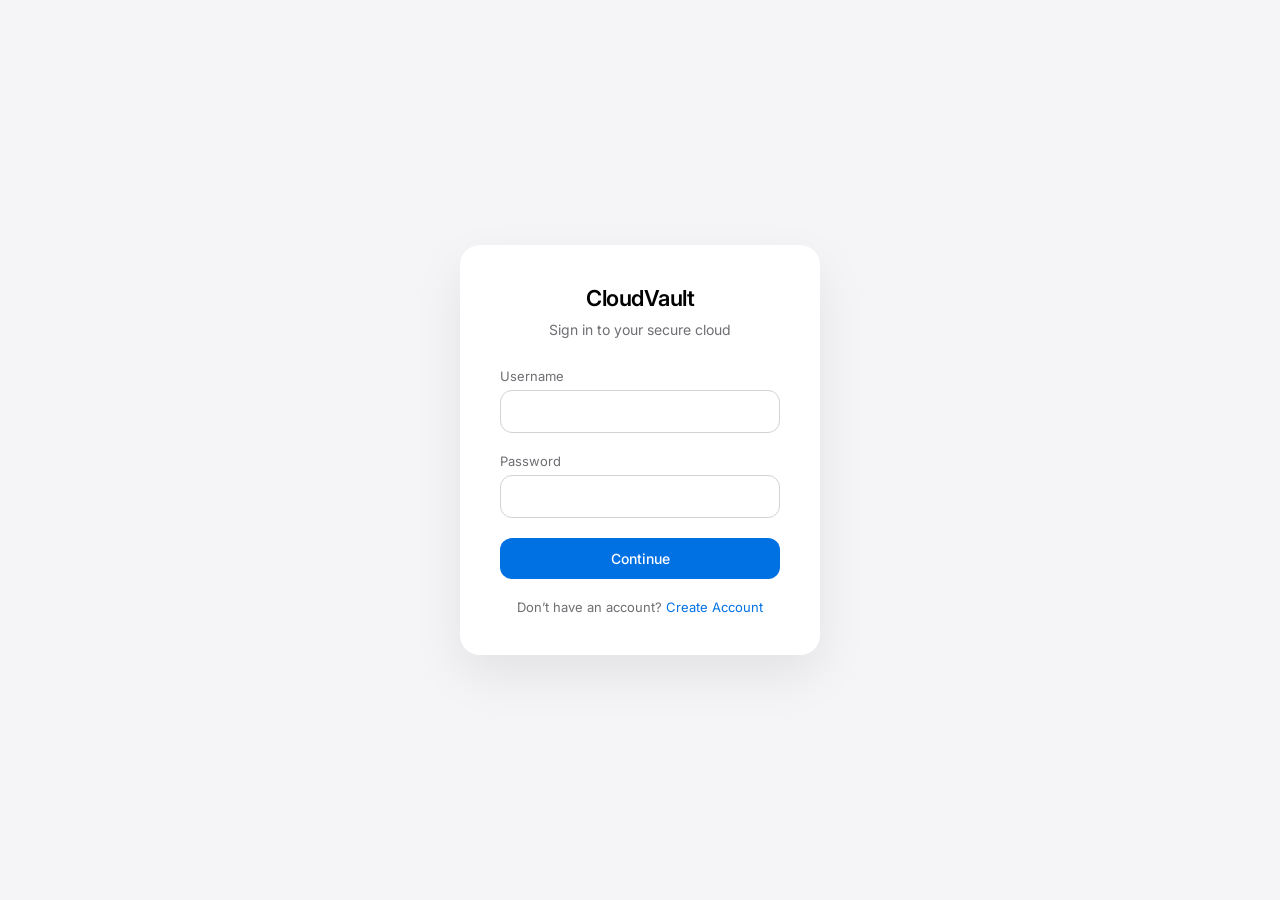
<file: templates/login.html>
<!DOCTYPE html>
<html>
<head>
    <title>CloudVault</title>
    <meta name="viewport" content="width=device-width, initial-scale=1">

    <!-- SF Pro-like clean font -->
    <link href="https://fonts.googleapis.com/css2?family=Inter:wght@400;500;600&display=swap" rel="stylesheet">

    <style>
        * {
            margin: 0;
            padding: 0;
            box-sizing: border-box;
            font-family: 'Inter', sans-serif;
        }

        body {
            height: 100vh;
            display: flex;
            justify-content: center;
            align-items: center;
            background: #f5f5f7;
        }

        .container {
            width: 360px;
            background: white;
            padding: 40px;
            border-radius: 20px;
            box-shadow: 0 20px 50px rgba(0, 0, 0, 0.08);
            text-align: center;
        }

        .logo {
            font-size: 22px;
            font-weight: 600;
            margin-bottom: 10px;
            letter-spacing: -0.5px;
        }

        .subtitle {
            font-size: 14px;
            color: #6e6e73;
            margin-bottom: 30px;
        }

        .input-group {
            text-align: left;
            margin-bottom: 20px;
        }

        .input-group label {
            font-size: 13px;
            color: #6e6e73;
            display: block;
            margin-bottom: 6px;
        }

        .input-group input {
            width: 100%;
            padding: 12px;
            border-radius: 12px;
            border: 1px solid #d2d2d7;
            font-size: 14px;
            outline: none;
            transition: 0.2s ease;
        }

        .input-group input:focus {
            border-color: #0071e3;
            box-shadow: 0 0 0 3px rgba(0,113,227,0.15);
        }

        button {
            width: 100%;
            padding: 12px;
            border-radius: 12px;
            border: none;
            background: #0071e3;
            color: white;
            font-size: 14px;
            font-weight: 500;
            cursor: pointer;
            transition: 0.2s ease;
        }

        button:hover {
            background: #005bb5;
        }

        .footer {
            margin-top: 20px;
            font-size: 13px;
            color: #6e6e73;
        }

        .footer a {
            color: #0071e3;
            text-decoration: none;
        }

        .footer a:hover {
            text-decoration: underline;
        }

    </style>
</head>

<body>

<div class="container">
    <div class="logo">CloudVault</div>
    <div class="subtitle">Sign in to your secure cloud</div>

    <form method="POST">

        <div class="input-group">
            <label>Username</label>
            <input type="text" name="username" required>
        </div>

        <div class="input-group">
            <label>Password</label>
            <input type="password" name="password" required>
        </div>

        <button type="submit">Continue</button>

    </form>

    <div class="footer">
        Don’t have an account? <a href="/register">Create Account</a>
    </div>
</div>

</body>
</html>
</file>
